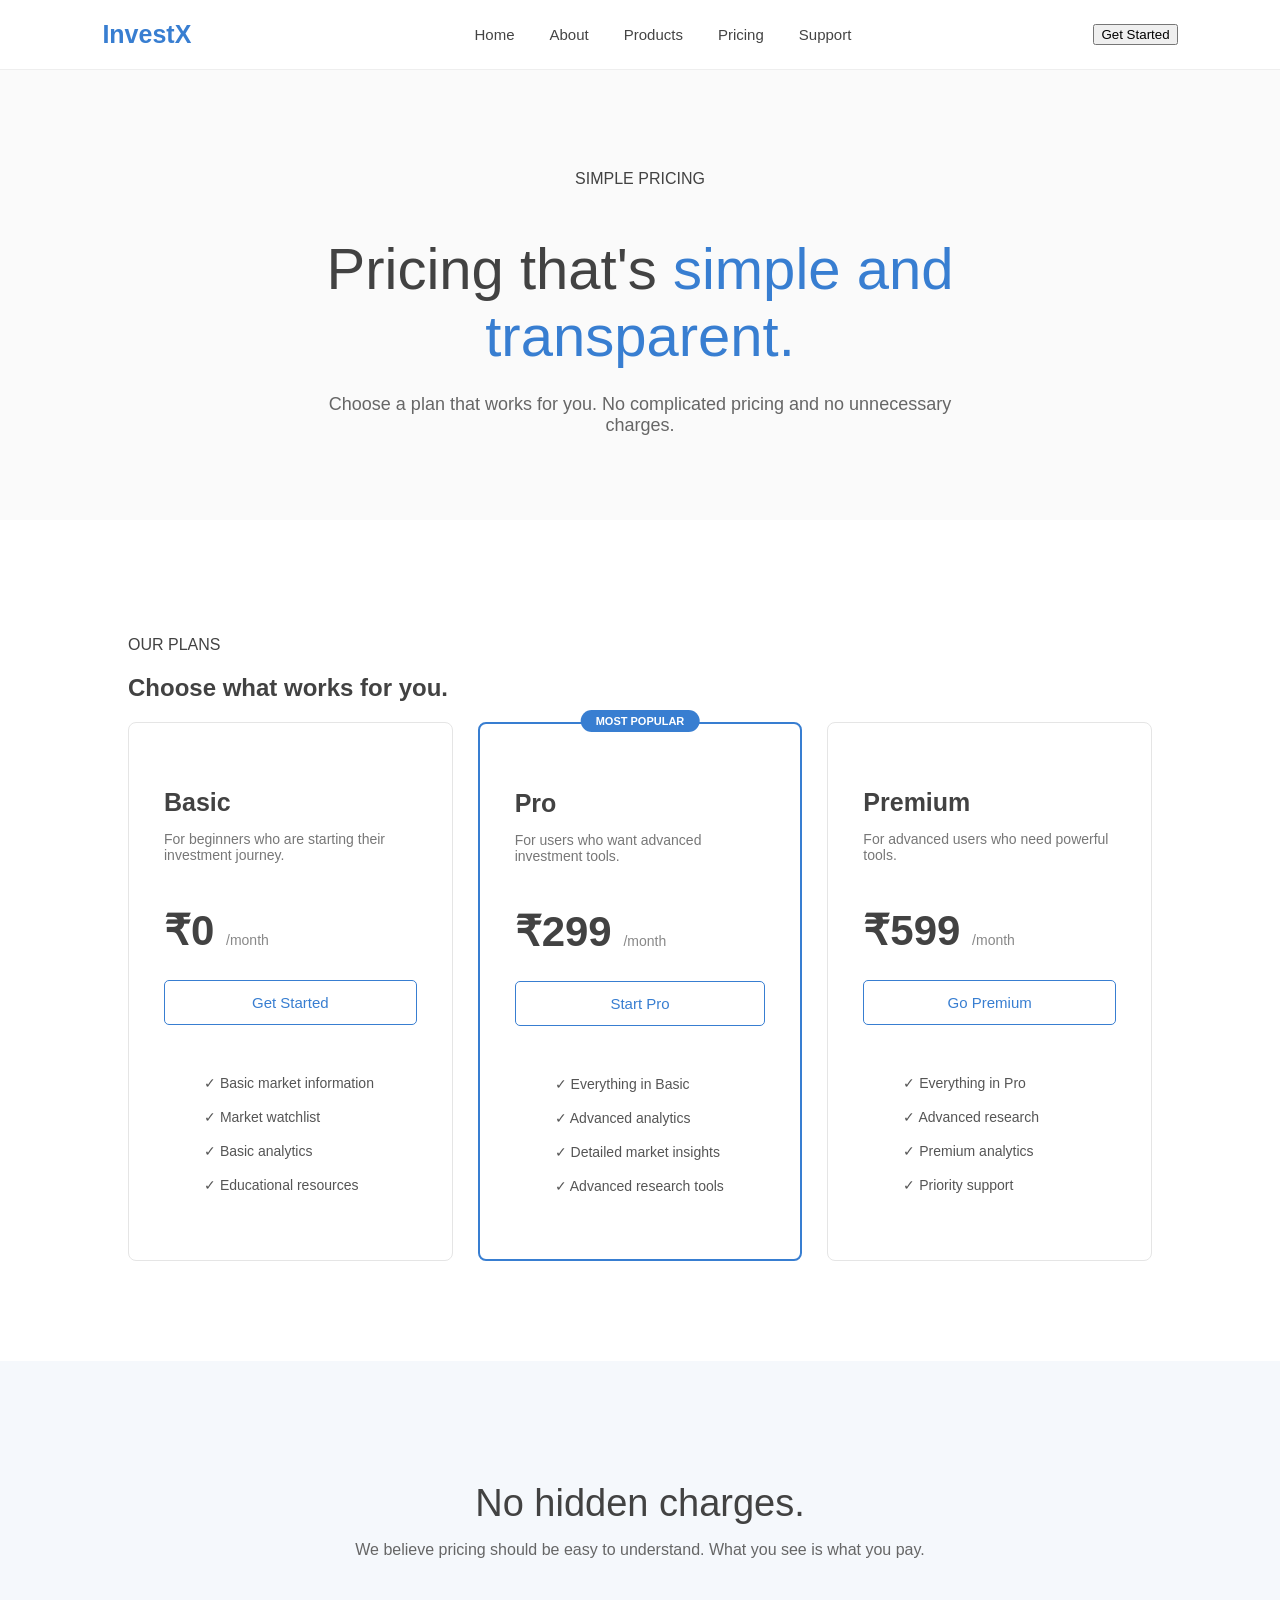
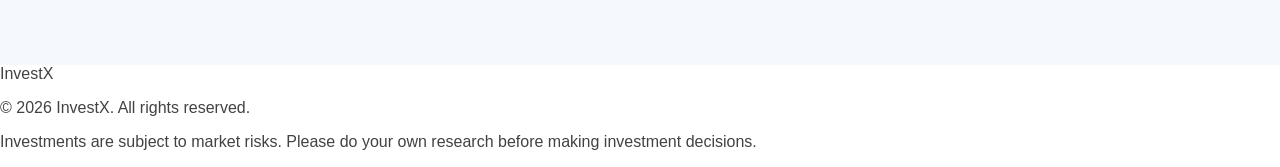
<file: pricing.html>
<!DOCTYPE html>
<html lang="en">

<head>
    <meta charset="UTF-8">
    <meta name="viewport" content="width=device-width, initial-scale=1.0">

    <title>Pricing | InvestX</title>

    <link rel="stylesheet" href="style.css">
    <link rel="stylesheet" href="pricing.css">
</head>

<body>

    <!-- Navbar -->
    <header class="navbar">

        <div class="logo">
            InvestX
        </div>

        <nav>
            <a href="index.html">Home</a>
            <a href="index.html#about">About</a>
            <a href="products.html">Products</a>
            <a href="pricing.html">Pricing</a>
            <a href="support.html">Support</a>
        </nav>

        <button class="login-btn" onclick="showMessage()">
            Get Started
        </button>

    </header>


    <!-- Pricing Hero -->
    <section class="pricing-hero">

        <div class="pricing-hero-content">

            <p class="small-title">
                SIMPLE PRICING
            </p>

            <h1>
                Pricing that's
                <span>simple and transparent.</span>
            </h1>

            <p>
                Choose a plan that works for you.
                No complicated pricing and no unnecessary charges.
            </p>

        </div>

    </section>


    <!-- Pricing Cards -->
    <section class="pricing">

        <div class="section-heading">

            <p>
                OUR PLANS
            </p>

            <h2>
                Choose what works for you.
            </h2>

        </div>


        <div class="pricing-container">


            <!-- Free -->
            <div class="pricing-card">

                <h3>
                    Basic
                </h3>

                <p class="plan-description">
                    For beginners who are starting their investment journey.
                </p>

                <div class="price">
                    ₹0
                    <span>/month</span>
                </div>

                <button
                    class="pricing-btn"
                    onclick="selectPlan('Basic')">

                    Get Started

                </button>

                <ul>

                    <li>✓ Basic market information</li>

                    <li>✓ Market watchlist</li>

                    <li>✓ Basic analytics</li>

                    <li>✓ Educational resources</li>

                </ul>

            </div>


            <!-- Pro -->
            <div class="pricing-card popular">

                <div class="popular-label">
                    MOST POPULAR
                </div>

                <h3>
                    Pro
                </h3>

                <p class="plan-description">
                    For users who want advanced investment tools.
                </p>

                <div class="price">
                    ₹299
                    <span>/month</span>
                </div>

                <button
                    class="pricing-btn"
                    onclick="selectPlan('Pro')">

                    Start Pro

                </button>

                <ul>

                    <li>✓ Everything in Basic</li>

                    <li>✓ Advanced analytics</li>

                    <li>✓ Detailed market insights</li>

                    <li>✓ Advanced research tools</li>

                </ul>

            </div>


            <!-- Premium -->
            <div class="pricing-card">

                <h3>
                    Premium
                </h3>

                <p class="plan-description">
                    For advanced users who need powerful tools.
                </p>

                <div class="price">
                    ₹599
                    <span>/month</span>
                </div>

                <button
                    class="pricing-btn"
                    onclick="selectPlan('Premium')">

                    Go Premium

                </button>

                <ul>

                    <li>✓ Everything in Pro</li>

                    <li>✓ Advanced research</li>

                    <li>✓ Premium analytics</li>

                    <li>✓ Priority support</li>

                </ul>

            </div>

        </div>

    </section>


    <!-- Pricing Note -->
    <section class="pricing-note">

        <h2>
            No hidden charges.
        </h2>

        <p>
            We believe pricing should be easy to understand.
            What you see is what you pay.
        </p>

    </section>


    <!-- Footer -->
    <footer>

        <div class="footer-logo">
            InvestX
        </div>

        <p>
            © 2026 InvestX. All rights reserved.
        </p>

        <p class="disclaimer">
            Investments are subject to market risks.
            Please do your own research before making
            investment decisions.
        </p>

    </footer>


    <script src="pricing.js"></script>

</body>

</html>
</file>
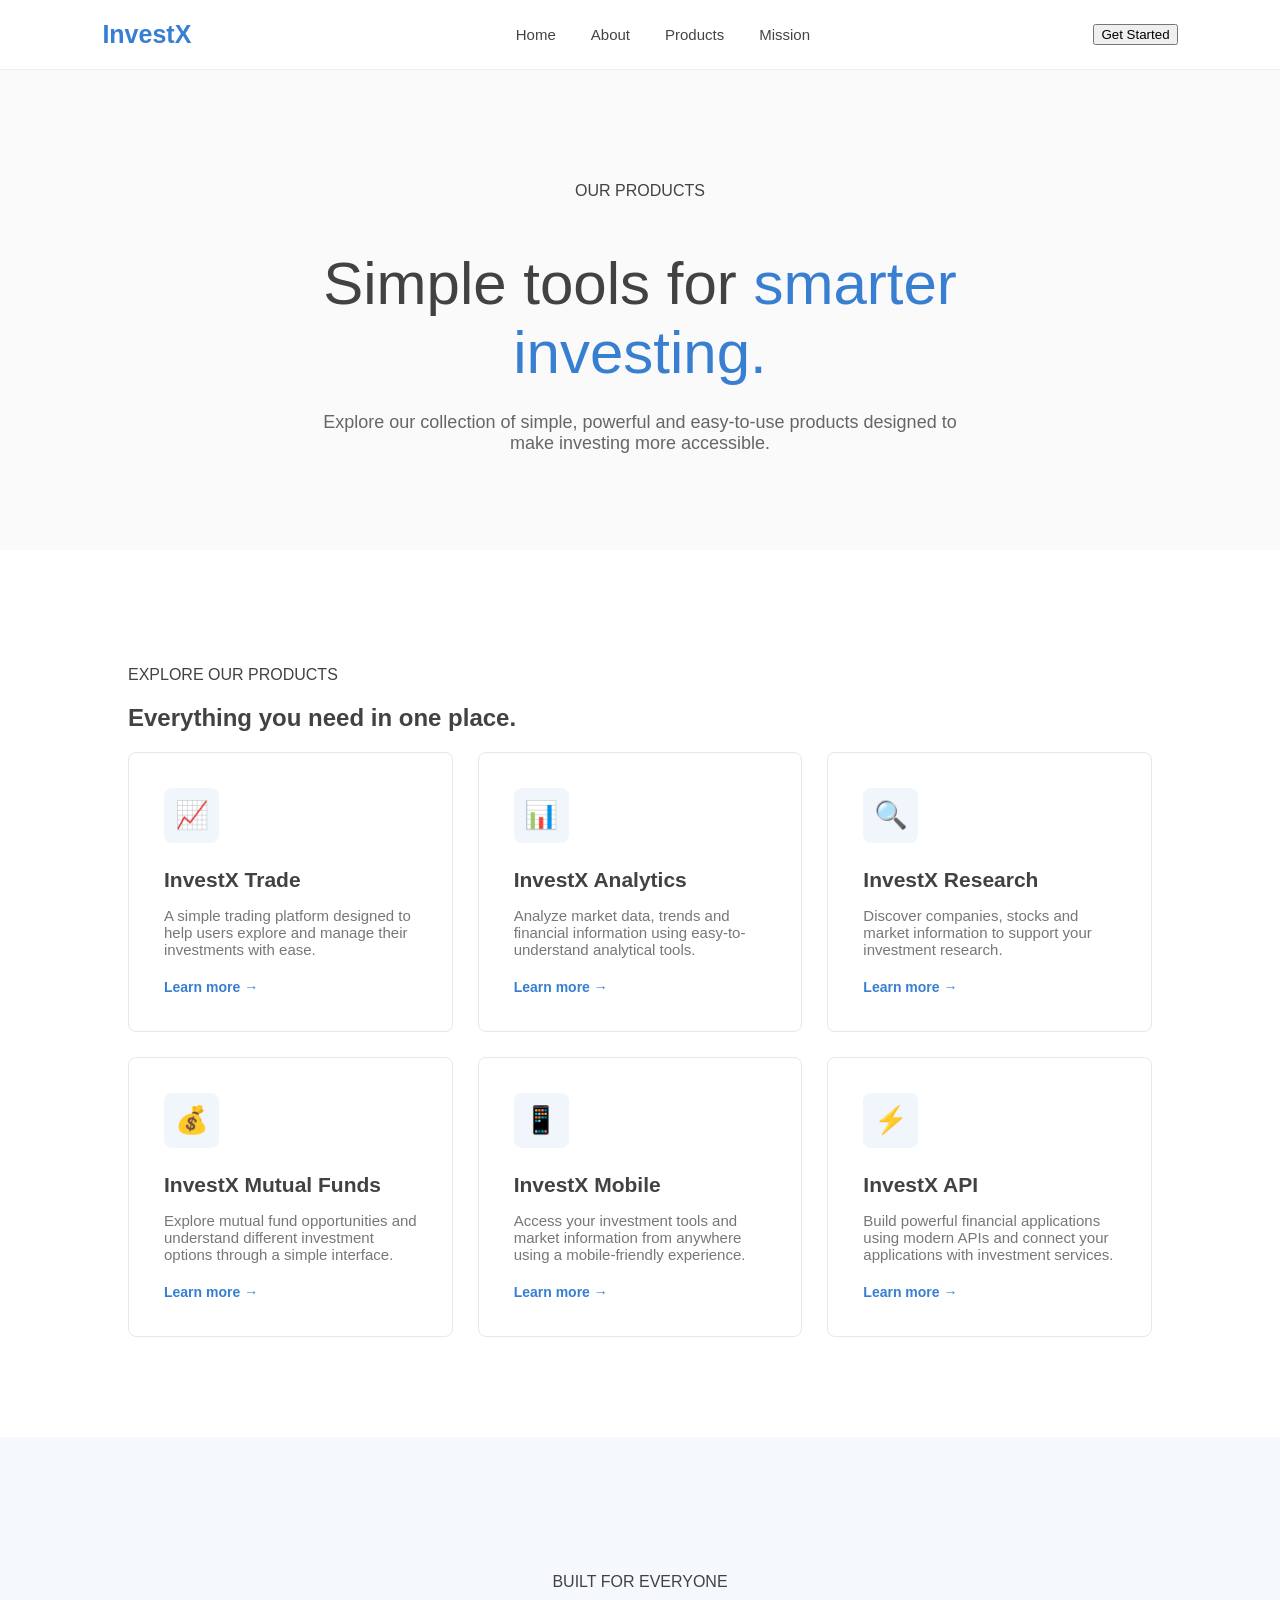
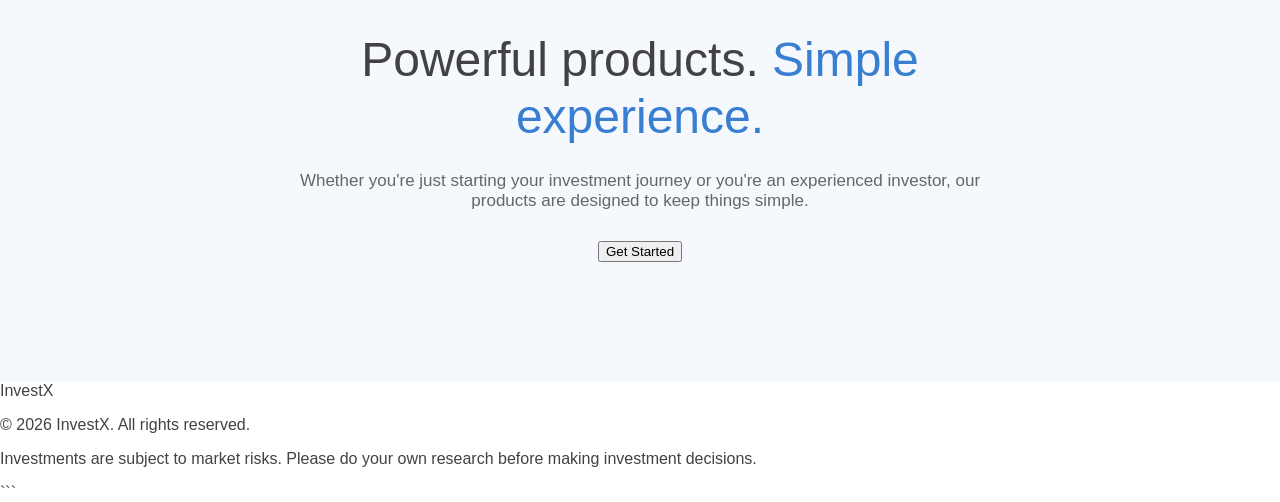
<file: products.html>
<!DOCTYPE html>
<html lang="en">
<head>
    <meta charset="UTF-8">
    <meta name="viewport" content="width=device-width, initial-scale=1.0">

    <title>Products | InvestX</title>

    <link rel="stylesheet" href="style.css">
    <link rel="stylesheet" href="products.css">
</head>

<body>

    <!-- Navbar -->
    <header class="navbar">

        <div class="logo">
            InvestX
        </div>

        <nav>
            <a href="index.html">Home</a>
            <a href="index.html#about">About</a>
            <a href="products.html">Products</a>
            <a href="index.html#mission">Mission</a>
        </nav>

        <button class="login-btn" onclick="showMessage()">
            Get Started
        </button>

    </header>


    <!-- Products Hero -->
    <section class="products-hero">

        <div class="products-hero-content">

            <p class="small-title">
                OUR PRODUCTS
            </p>

            <h1>
                Simple tools for
                <span>smarter investing.</span>
            </h1>

            <p>
                Explore our collection of simple, powerful and
                easy-to-use products designed to make investing
                more accessible.
            </p>

        </div>

    </section>


    <!-- Products Section -->
    <section class="products">

        <div class="section-heading">

            <p>
                EXPLORE OUR PRODUCTS
            </p>

            <h2>
                Everything you need in one place.
            </h2>

        </div>


        <div class="products-grid">


            <!-- Product 1 -->
            <div class="product-card">

                <div class="product-icon">
                    📈
                </div>

                <h3>
                    InvestX Trade
                </h3>

                <p>
                    A simple trading platform designed to help
                    users explore and manage their investments
                    with ease.
                </p>

                <a href="#" onclick="productMessage(event)">
                    Learn more →
                </a>

            </div>


            <!-- Product 2 -->
            <div class="product-card">

                <div class="product-icon">
                    📊
                </div>

                <h3>
                    InvestX Analytics
                </h3>

                <p>
                    Analyze market data, trends and financial
                    information using easy-to-understand
                    analytical tools.
                </p>

                <a href="#" onclick="productMessage(event)">
                    Learn more →
                </a>

            </div>


            <!-- Product 3 -->
            <div class="product-card">

                <div class="product-icon">
                    🔍
                </div>

                <h3>
                    InvestX Research
                </h3>

                <p>
                    Discover companies, stocks and market
                    information to support your investment
                    research.
                </p>

                <a href="#" onclick="productMessage(event)">
                    Learn more →
                </a>

            </div>


            <!-- Product 4 -->
            <div class="product-card">

                <div class="product-icon">
                    💰
                </div>

                <h3>
                    InvestX Mutual Funds
                </h3>

                <p>
                    Explore mutual fund opportunities and
                    understand different investment options
                    through a simple interface.
                </p>

                <a href="#" onclick="productMessage(event)">
                    Learn more →
                </a>

            </div>


            <!-- Product 5 -->
            <div class="product-card">

                <div class="product-icon">
                    📱
                </div>

                <h3>
                    InvestX Mobile
                </h3>

                <p>
                    Access your investment tools and market
                    information from anywhere using a
                    mobile-friendly experience.
                </p>

                <a href="#" onclick="productMessage(event)">
                    Learn more →
                </a>

            </div>


            <!-- Product 6 -->
            <div class="product-card">

                <div class="product-icon">
                    ⚡
                </div>

                <h3>
                    InvestX API
                </h3>

                <p>
                    Build powerful financial applications using
                    modern APIs and connect your applications
                    with investment services.
                </p>

                <a href="#" onclick="productMessage(event)">
                    Learn more →
                </a>

            </div>

        </div>

    </section>


    <!-- Comparison Section -->
    <section class="product-highlight">

        <div class="highlight-content">

            <p class="small-title">
                BUILT FOR EVERYONE
            </p>

            <h2>
                Powerful products.
                <span>Simple experience.</span>
            </h2>

            <p>
                Whether you're just starting your investment journey
                or you're an experienced investor, our products are
                designed to keep things simple.
            </p>

            <button
                class="primary-btn"
                onclick="showMessage()">

                Get Started

            </button>

        </div>

    </section>


    <!-- Footer -->
    <footer>

        <div class="footer-logo">
            InvestX
        </div>

        <p>
            © 2026 InvestX. All rights reserved.
        </p>

        <p class="disclaimer">
            Investments are subject to market risks.
            Please do your own research before making
            investment decisions.
        </p>

    </footer>


    <script src="products.js"></script>

</body>
</html>
```
</file>
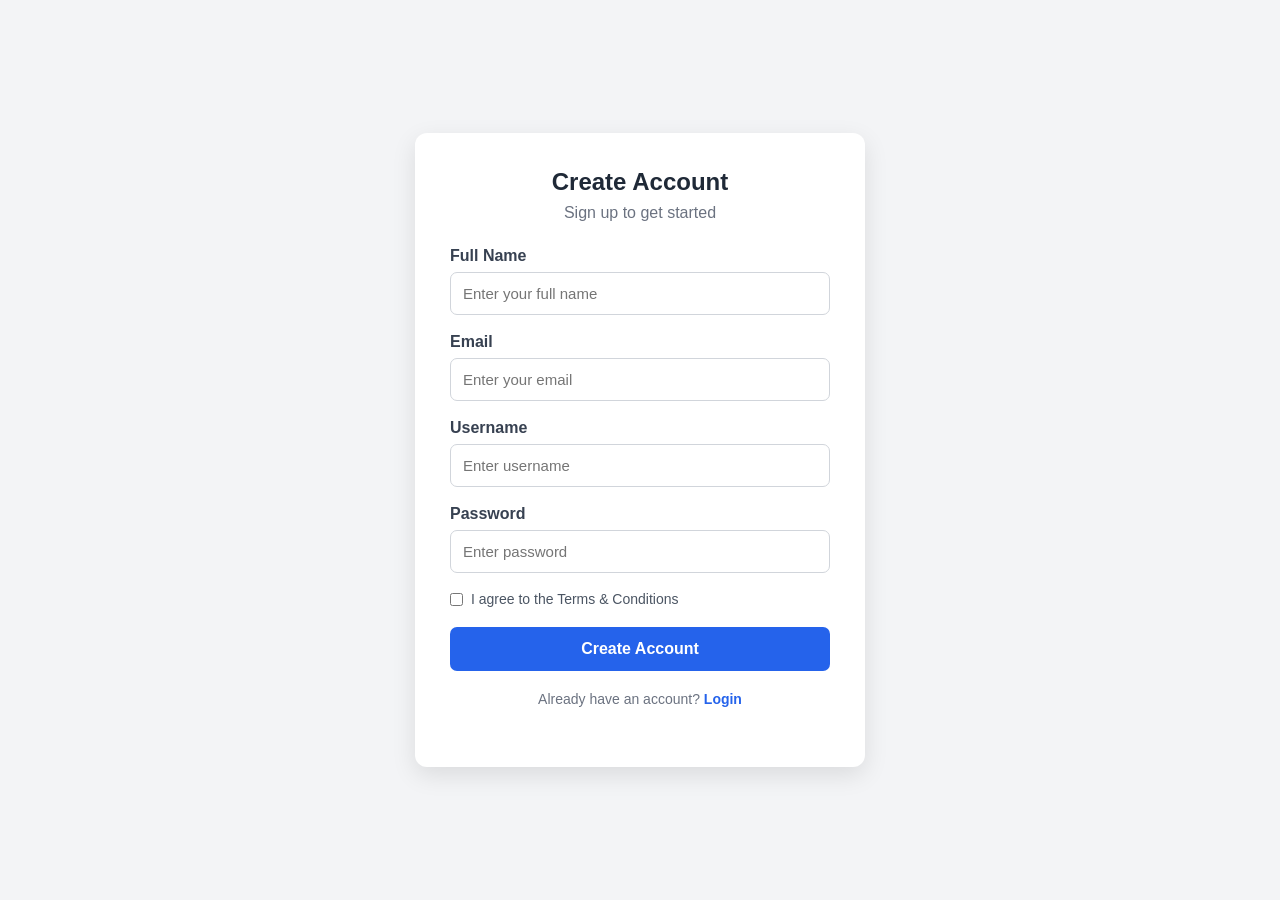
<file: signup.html>
<!DOCTYPE html>
<html lang="en">
<head>
    <meta charset="UTF-8">
    <meta name="viewport" content="width=device-width, initial-scale=1.0">
    <title>Sign Up</title>
    <link rel="stylesheet" href="signup.css">
</head>

<body>

    <div class="signup-container">

        <div class="signup-box">
            <h2>Create Account</h2>
            <p>Sign up to get started</p>

            <form>

                <div class="input-group">
                    <label for="fullname">Full Name</label>
                    <input 
                        type="text" 
                        id="fullname" 
                        name="fullname"
                        placeholder="Enter your full name"
                        required
                    >
                </div>

                <div class="input-group">
                    <label for="email">Email</label>
                    <input 
                        type="email" 
                        id="email" 
                        name="email"
                        placeholder="Enter your email"
                        required
                    >
                </div>

                <div class="input-group">
                    <label for="username">Username</label>
                    <input 
                        type="text" 
                        id="username" 
                        name="username"
                        placeholder="Enter username"
                        required
                    >
                </div>

                <div class="input-group">
                    <label for="password">Password</label>
                    <input 
                        type="password" 
                        id="password" 
                        name="password"
                        placeholder="Enter password"
                        required
                    >
                </div>

                <div class="terms">
                    <input type="checkbox" id="terms" required>
                    <label for="terms">
                        I agree to the Terms & Conditions
                    </label>
                </div>

                <button type="submit">Create Account</button>

            </form>

            <p class="login-text">
                Already have an account?
                <a href="login.html">Login</a>
            </p>

        </div>

    </div>

</body>
</html>
</file>
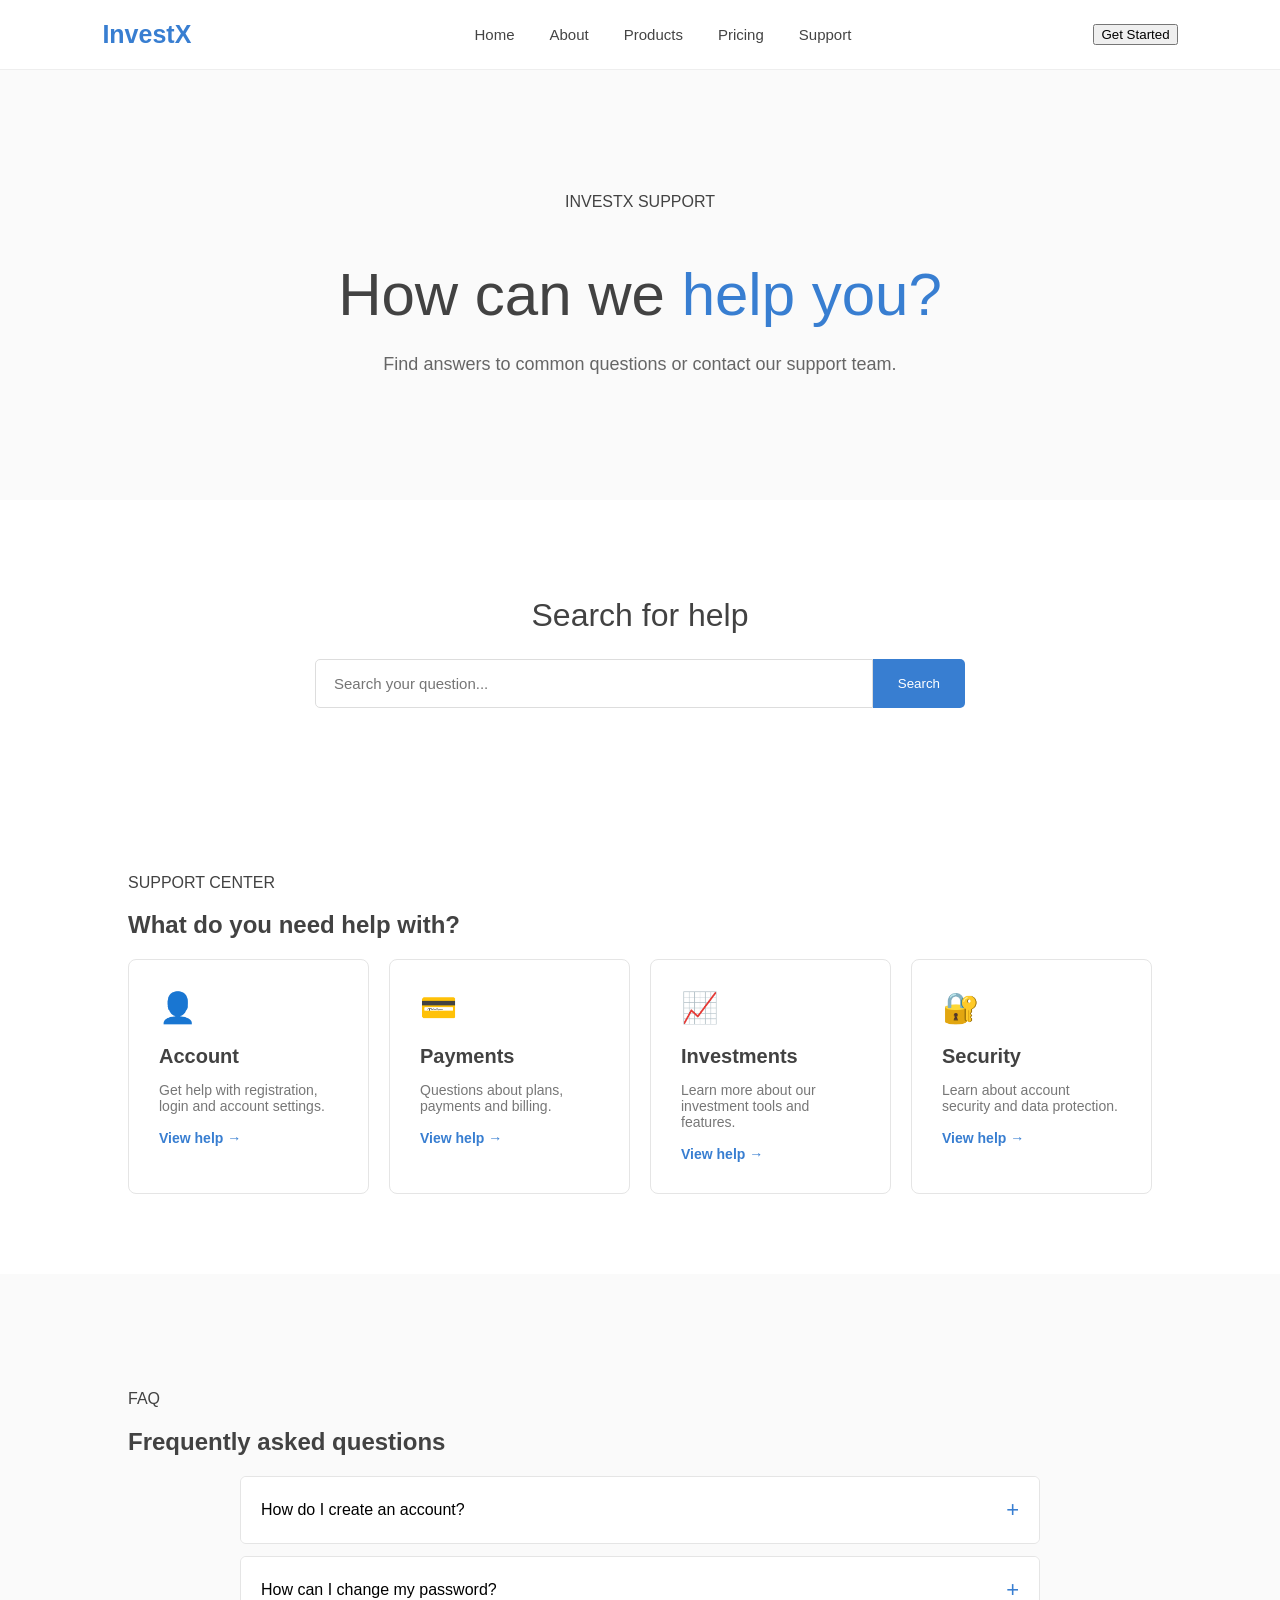
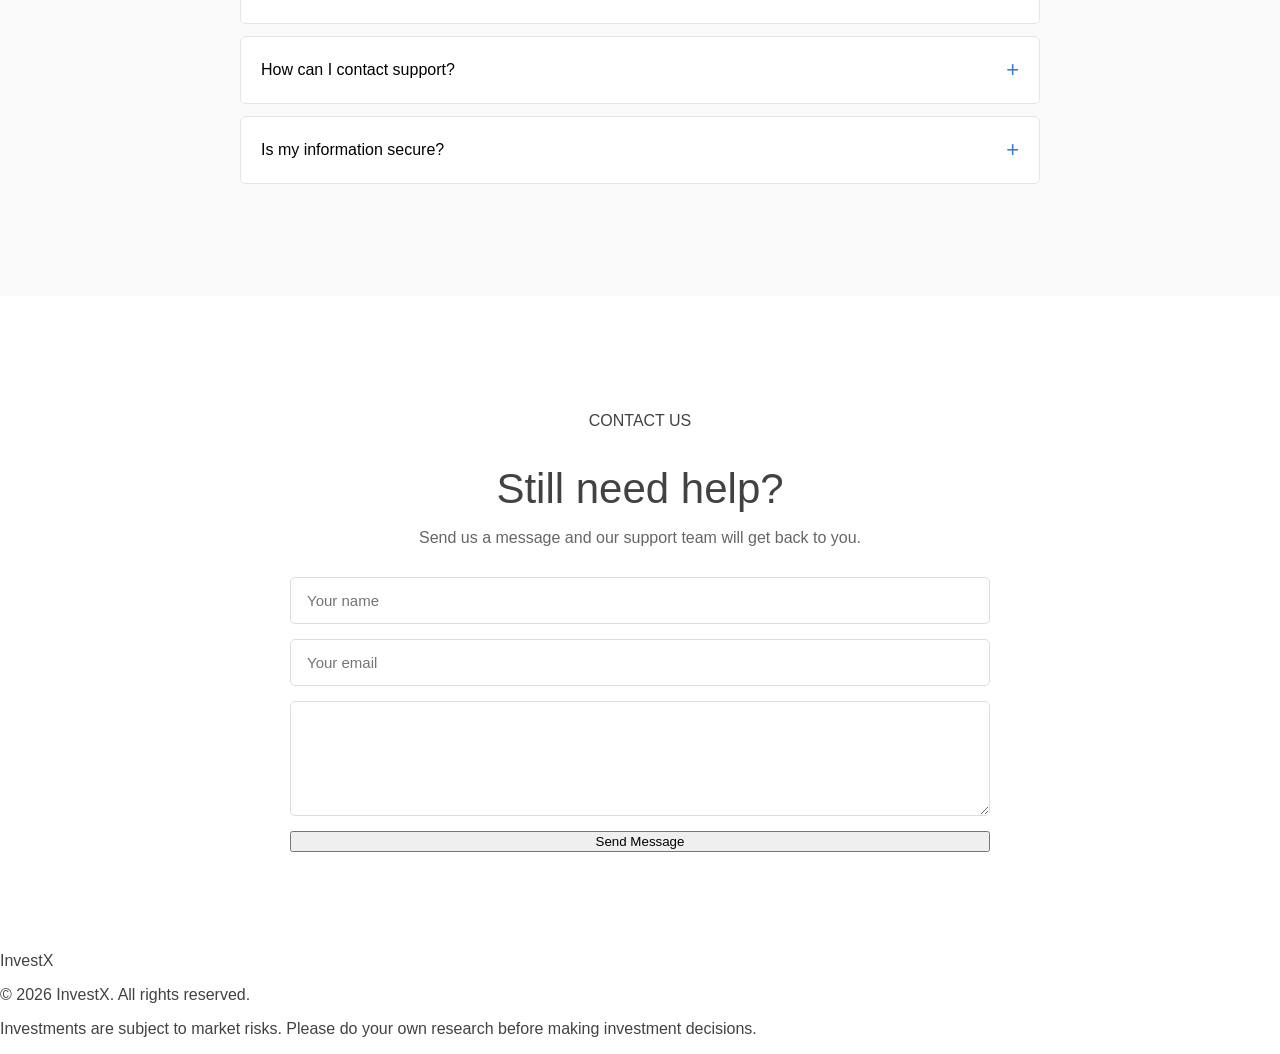
<file: sopport.html>
<!DOCTYPE html>
<html lang="en">

<head>

    <meta charset="UTF-8">

    <meta
        name="viewport"
        content="width=device-width, initial-scale=1.0">

    <title>Support | InvestX</title>

    <link rel="stylesheet" href="style.css">
    <link rel="stylesheet" href="sopport.css">

</head>

<body>


    <!-- Navbar -->

    <header class="navbar">

        <div class="logo">
            InvestX
        </div>

        <nav>

            <a href="index.html">
                Home
            </a>

            <a href="index.html#about">
                About
            </a>

            <a href="products.html">
                Products
            </a>

            <a href="pricing.html">
                Pricing
            </a>

            <a href="support.html">
                Support
            </a>

        </nav>

        <button
            class="login-btn"
            onclick="showMessage()">

            Get Started

        </button>

    </header>


    <!-- Support Hero -->

    <section class="support-hero">

        <div class="support-hero-content">

            <p class="small-title">
                INVESTX SUPPORT
            </p>

            <h1>
                How can we
                <span>help you?</span>
            </h1>

            <p>
                Find answers to common questions or
                contact our support team.
            </p>

        </div>

    </section>


    <!-- Search -->

    <section class="support-search">

        <h2>
            Search for help
        </h2>

        <div class="search-box">

            <input
                type="text"
                id="searchInput"
                placeholder="Search your question..."
                onkeyup="searchFAQ()">

            <button onclick="searchFAQ()">
                Search
            </button>

        </div>

    </section>


    <!-- Support Categories -->

    <section class="support">

        <div class="section-heading">

            <p>
                SUPPORT CENTER
            </p>

            <h2>
                What do you need help with?
            </h2>

        </div>


        <div class="support-grid">


            <div class="support-card">

                <div class="support-icon">
                    👤
                </div>

                <h3>
                    Account
                </h3>

                <p>
                    Get help with registration,
                    login and account settings.
                </p>

                <a href="#faq">
                    View help →
                </a>

            </div>


            <div class="support-card">

                <div class="support-icon">
                    💳
                </div>

                <h3>
                    Payments
                </h3>

                <p>
                    Questions about plans,
                    payments and billing.
                </p>

                <a href="#faq">
                    View help →
                </a>

            </div>


            <div class="support-card">

                <div class="support-icon">
                    📈
                </div>

                <h3>
                    Investments
                </h3>

                <p>
                    Learn more about our investment
                    tools and features.
                </p>

                <a href="#faq">
                    View help →
                </a>

            </div>


            <div class="support-card">

                <div class="support-icon">
                    🔐
                </div>

                <h3>
                    Security
                </h3>

                <p>
                    Learn about account security
                    and data protection.
                </p>

                <a href="#faq">
                    View help →
                </a>

            </div>

        </div>

    </section>


    <!-- FAQ -->

    <section class="faq" id="faq">

        <div class="section-heading">

            <p>
                FAQ
            </p>

            <h2>
                Frequently asked questions
            </h2>

        </div>


        <div class="faq-container">


            <div class="faq-item">

                <button onclick="toggleFAQ(this)">
                    How do I create an account?
                    <span>+</span>
                </button>

                <div class="faq-answer">

                    <p>
                        Click the Get Started button and
                        follow the registration process to
                        create your account.
                    </p>

                </div>

            </div>


            <div class="faq-item">

                <button onclick="toggleFAQ(this)">
                    How can I change my password?
                    <span>+</span>
                </button>

                <div class="faq-answer">

                    <p>
                        Go to your account settings and
                        select the password option to
                        update your password.
                    </p>

                </div>

            </div>


            <div class="faq-item">

                <button onclick="toggleFAQ(this)">
                    How can I contact support?
                    <span>+</span>
                </button>

                <div class="faq-answer">

                    <p>
                        You can contact our support team
                        using the contact form below.
                    </p>

                </div>

            </div>


            <div class="faq-item">

                <button onclick="toggleFAQ(this)">
                    Is my information secure?
                    <span>+</span>
                </button>

                <div class="faq-answer">

                    <p>
                        We use appropriate security practices
                        to protect user information and
                        account data.
                    </p>

                </div>

            </div>

        </div>

    </section>


    <!-- Contact -->

    <section class="contact">

        <div class="contact-content">

            <p class="small-title">
                CONTACT US
            </p>

            <h2>
                Still need help?
            </h2>

            <p>
                Send us a message and our support team
                will get back to you.
            </p>


            <form onsubmit="submitForm(event)">

                <input
                    type="text"
                    placeholder="Your name"
                    required>

                <input
                    type="email"
                    placeholder="Your email"
                    required>

                <textarea
                    placeholder="How can we help?"
                    rows="5"
                    required>
                </textarea>

                <button
                    type="submit"
                    class="primary-btn">

                    Send Message

                </button>

            </form>

        </div>

    </section>


    <!-- Footer -->

    <footer>

        <div class="footer-logo">
            InvestX
        </div>

        <p>
            © 2026 InvestX. All rights reserved.
        </p>

        <p class="disclaimer">
            Investments are subject to market risks.
            Please do your own research before making
            investment decisions.
        </p>

    </footer>


    <script src="sopport.js"></script>

</body>

</html>
</file>
<file: style.css>
*{
    box-sizing: border-box;
}

body{
    margin:0;
    font-family:"Inter",sans-serif;
    background-color:#ffff;
    color:#424242;
}

.navbar-custom{
    padding-left: 100px;
    padding-right: 100px;
    min-height: 70px;
    background-color:#ffff;
    box-shadow: 1px 2px 2px solid #eee;
    border-bottom: 1px solid #eee ;
}

.logo{
    width: 130px;
    height: auto;
}

.navbar-nav{
    gap:10px;
}

.nav-link{
    color:#424242 !important;
    font-size: 14px;
    padding: 10px 15px !important;
}

.nav-link:hover{
    color:#387ed1 !important;
}

.hero{
    padding-top:60px;
    padding-bottom:100px;
    text-align:center;
}

.hero-image{
    width: 800px;
    max-width:100%;
    margin: bottom 55px;
}

.hero-title{
    font-size:32px;
    font-weight: 600;
    color:#424242;
    margin-bottom: 20px;
}

.hero-para{
    font-size: 20px;
    line-height: 1.6;
    color: #424242;
    margin: bottom 30px;
}

.signup{
    background-color: #387ed1;
    color:white;
    border: none;
    border-radius: 5px;
    padding:10px 30px;
    font-size:20px;
}

.signup:hover{
    background-color: #2f6fbd;
}

.products{
    padding: 80px 0;
    background-color: #ffff;
}

.section-title{
    text-align:center;
    font-size: 30px;
    font-weight: 600;
    color:#424242;
    margin-bottom: 15px;
}

.section-para{
    text-align:center;
    font-size: 17px;
    color:#6666;
    margin-bottom: 50px;    
}

.product-grid{
    display: grid;
    grid-template-columns: repeat(3,2fr);
    gap :25px;
}


.card{
    border: 1px solid #eeeeee;
    border-radius: 5px;
    padding: 30px;
    background-color: white;
    transition:all 0.25s ease;
}

.card:hover{
    transform:translateX(-5px);
    box-shadow: 0 8px 25px #424242;
}

.card h3{
    font-weight: 500;
    color: #424242;
    margin-bottom: 15px;
}

.card p{
    font-size: 14px;
    line-weight: 1.7;
    color: #424242;
    min-height: 70px;
}

.card a{
    text-decoration: none;
}

.table-container{
    width: 100%;
    overflow-x:auto;
    background-color: #ffff;
    border: 1px solid#eee;
    margin-bottom: 40px;
}

.pricing-table{
    width: 100%;
    border-collapse: collapse ;
    min: width 700px;
}

.pricing-table thead{
    background-color: #ffff;
}

.pricing-table th,
.pricing-table td{
    padding: 18px 20px;
    text-align: left;
    font-size: 14px;
}

.pricing-table td{
    color:#6666;
     border-bottom: 1 px solid #424242;
}

.pricing-table th{
    font-weight: 600;
}

.footer{
    background-color:#fbfbfb ;
    border-top: 1px solid #eee;
    padding-top: 40px;
}

.footer-row{
    padding-bottom: 40px;
}

.footer-column{
    margin-bottom: 30px;
}

.footer-logo{
    width: 150px;
    height: auto;
}

.footer-column a{
    display: block;
    text-decoration: none;
    color: #6666;
    margin-bottom: 12px;
    font-size: 14px;
}

.copyright{
    display: flex;
    justify-content: center;
}

@media (max-width: 990px){
    .product-grid{
        grid-template-columns: repeat(2,1fr);
    }
}
</file>
<file: pricing.css>
/* Pricing Hero */

.navbar {
    height: 70px;
    display: flex;
    align-items: center;
    justify-content: space-between;

    padding: 0 8%;

    border-bottom: 1px solid #eee;
    background: #fff;

    position: sticky;
    top: 0;
    z-index: 1000;
}

.logo {
    font-size: 25px;
    font-weight: 700;
    color: #387ed1;
}

.navbar nav {
    display: flex;
    gap: 35px;
}

.navbar nav a {
    text-decoration: none;
    color: #444;
    font-size: 15px;
}

.navbar nav a:hover {
    color: #387ed1;
}

.pricing-hero {
    min-height: 450px;

    display: flex;
    align-items: center;
    justify-content: center;

    text-align: center;

    padding: 80px 10%;

    background: #fafafa;
}

.pricing-hero-content {
    max-width: 800px;
}

.pricing-hero h1 {
    font-size: 58px;

    font-weight: 500;

    line-height: 1.15;

    margin-bottom: 25px;
}

.pricing-hero h1 span {
    color: #387ed1;
}

.pricing-hero p:not(.small-title) {
    color: #666;

    font-size: 18px;

    max-width: 650px;

    margin: auto;
}


/* Pricing */

.pricing {
    padding: 100px 10%;
}

.pricing-container {
    display: grid;

    grid-template-columns: repeat(3, 1fr);

    gap: 25px;

    max-width: 1100px;

    margin: auto;
}


/* Pricing Card */

.pricing-card {
    position: relative;

    padding: 40px 35px;

    border: 1px solid #e5e5e5;

    border-radius: 8px;

    background: white;

    transition: 0.3s;
}

.pricing-card:hover {
    transform: translateY(-7px);

    box-shadow:
        0 15px 35px rgba(0, 0, 0, 0.08);
}

.pricing-card h3 {
    font-size: 25px;

    margin-bottom: 10px;
}

.plan-description {
    color: #777;

    font-size: 14px;

    min-height: 50px;
}


/* Price */

.price {
    font-size: 42px;

    font-weight: 600;

    margin: 25px 0;
}

.price span {
    color: #888;

    font-size: 14px;

    font-weight: normal;
}


/* Button */

.pricing-btn {
    width: 100%;

    padding: 13px;

    border: 1px solid #387ed1;

    border-radius: 5px;

    background: white;

    color: #387ed1;

    cursor: pointer;

    font-size: 15px;

    margin-bottom: 25px;
}

.pricing-btn:hover {
    background: #387ed1;

    color: white;
}


/* Popular */

.popular {
    border: 2px solid #387ed1;
}

.popular-label {
    position: absolute;

    top: -14px;

    left: 50%;

    transform: translateX(-50%);

    background: #387ed1;

    color: white;

    padding: 5px 15px;

    border-radius: 20px;

    font-size: 11px;

    font-weight: bold;
}


/* Features */

.pricing-card ul {
    list-style: none;
}

.pricing-card li {
    padding: 9px 0;

    color: #555;

    font-size: 14px;
}


/* Note */

.pricing-note {
    text-align: center;

    padding: 90px 10%;

    background: #f5f8fc;
}

.pricing-note h2 {
    font-size: 38px;

    font-weight: 500;

    margin-bottom: 15px;
}

.pricing-note p {
    color: #666;

    font-size: 16px;
}


/* Responsive */

@media (max-width: 900px) {

    .pricing-container {
        grid-template-columns: 1fr;
        max-width: 500px;
    }

    .pricing-hero h1 {
        font-size: 45px;
    }
}


@media (max-width: 600px) {

    .pricing {
        padding: 70px 6%;
    }

    .pricing-hero {
        padding: 60px 6%;
    }

    .pricing-hero h1 {
        font-size: 38px;
    }

    .pricing-note h2 {
        font-size: 30px;
    }
}
</file>
<file: products.css>
/* Products Hero */

/* Navbar */

.navbar {
    height: 70px;
    display: flex;
    align-items: center;
    justify-content: space-between;

    padding: 0 8%;

    border-bottom: 1px solid #eee;
    background: #fff;

    position: sticky;
    top: 0;
    z-index: 1000;
}

.logo {
    font-size: 25px;
    font-weight: 700;
    color: #387ed1;
}

.navbar nav {
    display: flex;
    gap: 35px;
}

.navbar nav a {
    text-decoration: none;
    color: #444;
    font-size: 15px;
}

.navbar nav a:hover {
    color: #387ed1;
}

.products-hero {
    min-height: 480px;

    display: flex;
    align-items: center;
    justify-content: center;

    text-align: center;

    padding: 80px 10%;

    background: #fafafa;
}

.products-hero-content {
    max-width: 800px;
}

.products-hero h1 {
    font-size: 60px;

    font-weight: 500;

    line-height: 1.15;

    margin-bottom: 25px;
}

.products-hero h1 span {
    color: #387ed1;
}

.products-hero p:not(.small-title) {
    color: #666;

    font-size: 18px;

    max-width: 650px;

    margin: auto;
}


/* Products */

.products {
    padding: 100px 10%;
}

.products-grid {
    display: grid;

    grid-template-columns: repeat(3, 1fr);

    gap: 25px;
}


/* Product Card */

.product-card {
    background: #fff;

    padding: 35px;

    min-height: 280px;

    border: 1px solid #e8e8e8;

    border-radius: 8px;

    transition: all 0.3s ease;
}

.product-card:hover {
    transform: translateY(-8px);

    box-shadow:
        0 15px 35px rgba(0, 0, 0, 0.08);

    border-color: #d8e6f5;
}

.product-icon {
    width: 55px;
    height: 55px;

    display: flex;
    align-items: center;
    justify-content: center;

    font-size: 27px;

    background: #f1f6fc;

    border-radius: 8px;

    margin-bottom: 25px;
}

.product-card h3 {
    font-size: 21px;

    font-weight: 600;

    margin-bottom: 12px;
}

.product-card p {
    color: #777;

    font-size: 15px;

    margin-bottom: 20px;
}

.product-card a {
    text-decoration: none;

    color: #387ed1;

    font-size: 14px;

    font-weight: 600;
}

.product-card a:hover {
    text-decoration: underline;
}


/* Highlight */

.product-highlight {
    padding: 120px 10%;

    background: #f5f8fc;

    text-align: center;
}

.highlight-content {
    max-width: 750px;

    margin: auto;
}

.highlight-content h2 {
    font-size: 48px;

    font-weight: 500;

    line-height: 1.2;

    margin-bottom: 25px;
}

.highlight-content h2 span {
    color: #387ed1;
}

.highlight-content p:not(.small-title) {
    color: #666;

    font-size: 17px;

    margin-bottom: 30px;
}


/* Responsive */

@media (max-width: 900px) {

    .products-grid {
        grid-template-columns: 1fr 1fr;
    }

    .products-hero h1 {
        font-size: 48px;
    }

    .highlight-content h2 {
        font-size: 40px;
    }
}


@media (max-width: 600px) {

    .products {
        padding: 70px 6%;
    }

    .products-grid {
        grid-template-columns: 1fr;
    }

    .products-hero {
        padding: 60px 6%;
    }

    .products-hero h1 {
        font-size: 40px;
    }

    .highlight-content h2 {
        font-size: 34px;
    }
}
</file>
<file: signup.css>
* {
    margin: 0;
    padding: 0;
    box-sizing: border-box;
}

body {
    font-family: Arial, sans-serif;
    background: #f3f4f6;
}

.signup-container {
    min-height: 100vh;
    display: flex;
    justify-content: center;
    align-items: center;
    padding: 20px;
}

.signup-box {
    width: 100%;
    max-width: 450px;
    background: white;
    padding: 35px;
    border-radius: 12px;
    box-shadow: 0 8px 25px rgba(0, 0, 0, 0.1);
}

.signup-box h2 {
    text-align: center;
    color: #1f2937;
    margin-bottom: 8px;
}

.signup-box > p {
    text-align: center;
    color: #6b7280;
    margin-bottom: 25px;
}

.input-group {
    margin-bottom: 18px;
}

.input-group label {
    display: block;
    margin-bottom: 7px;
    color: #374151;
    font-weight: 600;
}

.input-group input {
    width: 100%;
    padding: 12px;
    border: 1px solid #d1d5db;
    border-radius: 7px;
    font-size: 15px;
    outline: none;
}

.input-group input:focus {
    border-color: #2563eb;
    box-shadow: 0 0 0 2px rgba(37, 99, 235, 0.1);
}

.terms {
    display: flex;
    align-items: center;
    gap: 8px;
    margin-bottom: 20px;
    font-size: 14px;
    color: #4b5563;
}

.terms input {
    cursor: pointer;
}

button {
    width: 100%;
    padding: 13px;
    border: none;
    border-radius: 7px;
    background: #2563eb;
    color: white;
    font-size: 16px;
    font-weight: 600;
    cursor: pointer;
}

button:hover {
    background: #1d4ed8;
}

.login-text {
    margin-top: 20px;
    text-align: center;
    font-size: 14px;
}

.login-text a {
    color: #2563eb;
    text-decoration: none;
    font-weight: 600;
}

.login-text a:hover {
    text-decoration: underline;
}
</file>
<file: sopport.css>
/* Support Hero */

.navbar {
    height: 70px;
    display: flex;
    align-items: center;
    justify-content: space-between;

    padding: 0 8%;

    border-bottom: 1px solid #eee;
    background: #fff;

    position: sticky;
    top: 0;
    z-index: 1000;
}

.logo {
    font-size: 25px;
    font-weight: 700;
    color: #387ed1;
}

.navbar nav {
    display: flex;
    gap: 35px;
}

.navbar nav a {
    text-decoration: none;
    color: #444;
    font-size: 15px;
}

.navbar nav a:hover {
    color: #387ed1;
}

.support-hero {
    min-height: 430px;

    display: flex;

    align-items: center;

    justify-content: center;

    text-align: center;

    padding: 80px 10%;

    background: #fafafa;
}

.support-hero-content {
    max-width: 750px;
}

.support-hero h1 {
    font-size: 60px;

    font-weight: 500;

    line-height: 1.15;

    margin-bottom: 25px;
}

.support-hero h1 span {
    color: #387ed1;
}

.support-hero p:not(.small-title) {
    color: #666;

    font-size: 18px;
}


/* Search */

.support-search {
    padding: 70px 10%;

    text-align: center;
}

.support-search h2 {
    font-size: 32px;

    font-weight: 500;

    margin-bottom: 25px;
}

.search-box {
    display: flex;

    max-width: 650px;

    margin: auto;
}

.search-box input {
    flex: 1;

    padding: 15px 18px;

    border: 1px solid #ddd;

    border-radius: 5px 0 0 5px;

    outline: none;

    font-size: 15px;
}

.search-box input:focus {
    border-color: #387ed1;
}

.search-box button {
    padding: 15px 25px;

    border: none;

    background: #387ed1;

    color: white;

    border-radius: 0 5px 5px 0;

    cursor: pointer;
}


/* Support */

.support {
    padding: 80px 10%;
}

.support-grid {
    display: grid;

    grid-template-columns: repeat(4, 1fr);

    gap: 20px;
}

.support-card {
    padding: 30px;

    border: 1px solid #e5e5e5;

    border-radius: 8px;

    transition: 0.3s;
}

.support-card:hover {
    transform: translateY(-5px);

    box-shadow:
        0 12px 30px rgba(0, 0, 0, 0.07);
}

.support-icon {
    font-size: 30px;

    margin-bottom: 20px;
}

.support-card h3 {
    font-size: 20px;

    margin-bottom: 10px;
}

.support-card p {
    color: #777;

    font-size: 14px;

    margin-bottom: 15px;
}

.support-card a {
    color: #387ed1;

    text-decoration: none;

    font-size: 14px;

    font-weight: 600;
}


/* FAQ */

.faq {
    padding: 100px 10%;

    background: #fafafa;
}

.faq-container {
    max-width: 800px;

    margin: auto;
}

.faq-item {
    background: white;

    border: 1px solid #e5e5e5;

    margin-bottom: 12px;

    border-radius: 6px;

    overflow: hidden;
}

.faq-item button {
    width: 100%;

    padding: 20px;

    border: none;

    background: white;

    display: flex;

    justify-content: space-between;

    align-items: center;

    text-align: left;

    font-size: 16px;

    cursor: pointer;
}

.faq-item button span {
    font-size: 22px;

    color: #387ed1;
}

.faq-answer {
    display: none;

    padding: 0 20px 20px;

    color: #666;

    font-size: 14px;
}

.faq-answer.active {
    display: block;
}


/* Contact */

.contact {
    padding: 100px 10%;

    text-align: center;
}

.contact-content {
    max-width: 700px;

    margin: auto;
}

.contact h2 {
    font-size: 42px;

    font-weight: 500;

    margin-bottom: 15px;
}

.contact-content > p:not(.small-title) {
    color: #666;

    margin-bottom: 30px;
}

.contact form {
    display: flex;

    flex-direction: column;

    gap: 15px;
}

.contact input,
.contact textarea {
    width: 100%;

    padding: 14px 16px;

    border: 1px solid #ddd;

    border-radius: 5px;

    outline: none;

    font-family: inherit;

    font-size: 15px;
}

.contact input:focus,
.contact textarea:focus {
    border-color: #387ed1;
}

.contact textarea {
    resize: vertical;
}


/* Responsive */

@media (max-width: 900px) {

    .support-grid {
        grid-template-columns: 1fr 1fr;
    }

    .support-hero h1 {
        font-size: 48px;
    }
}


@media (max-width: 600px) {

    .support-grid {
        grid-template-columns: 1fr;
    }

    .support {
        padding: 70px 6%;
    }

    .faq {
        padding: 70px 6%;
    }

    .contact {
        padding: 70px 6%;
    }

    .support-hero h1 {
        font-size: 40px;
    }

    .search-box {
        flex-direction: column;
    }

    .search-box input {
        border-radius: 5px;

        margin-bottom: 10px;
    }

    .search-box button {
        border-radius: 5px;
    }
}
</file>
